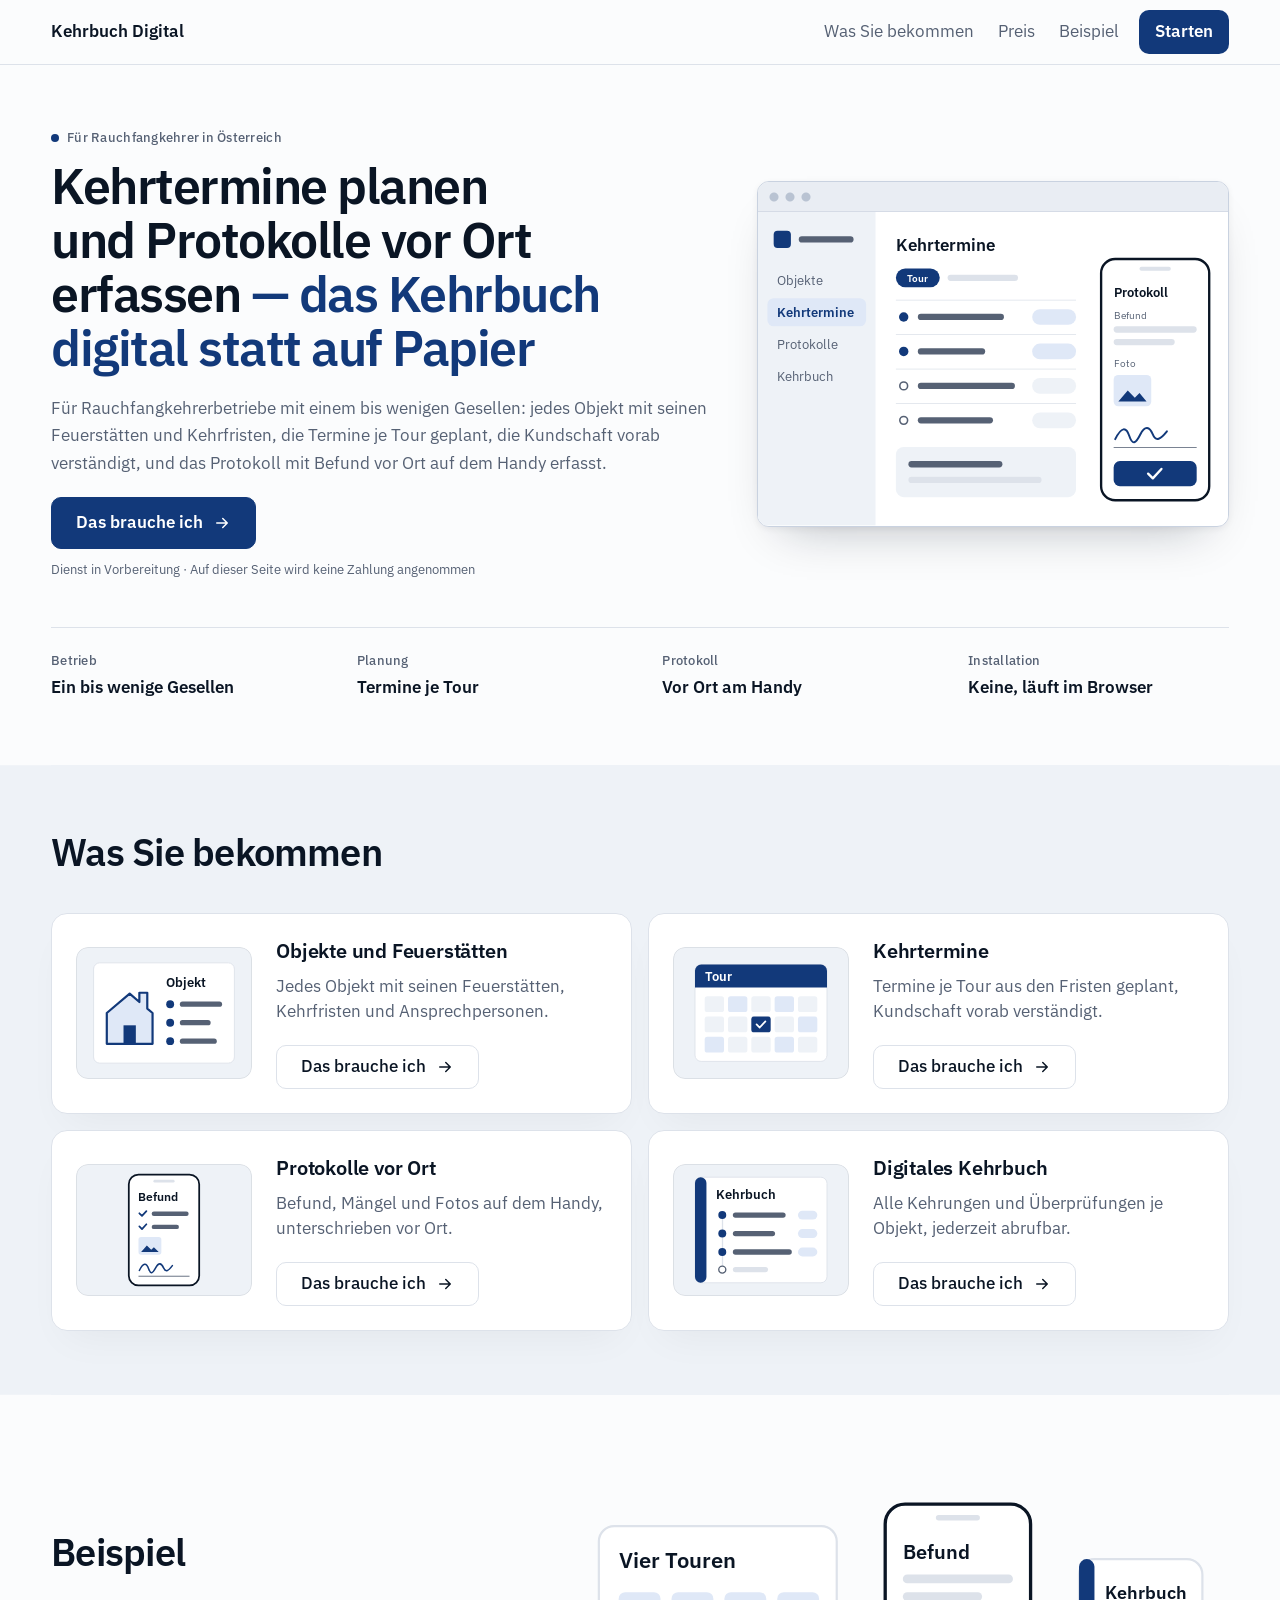
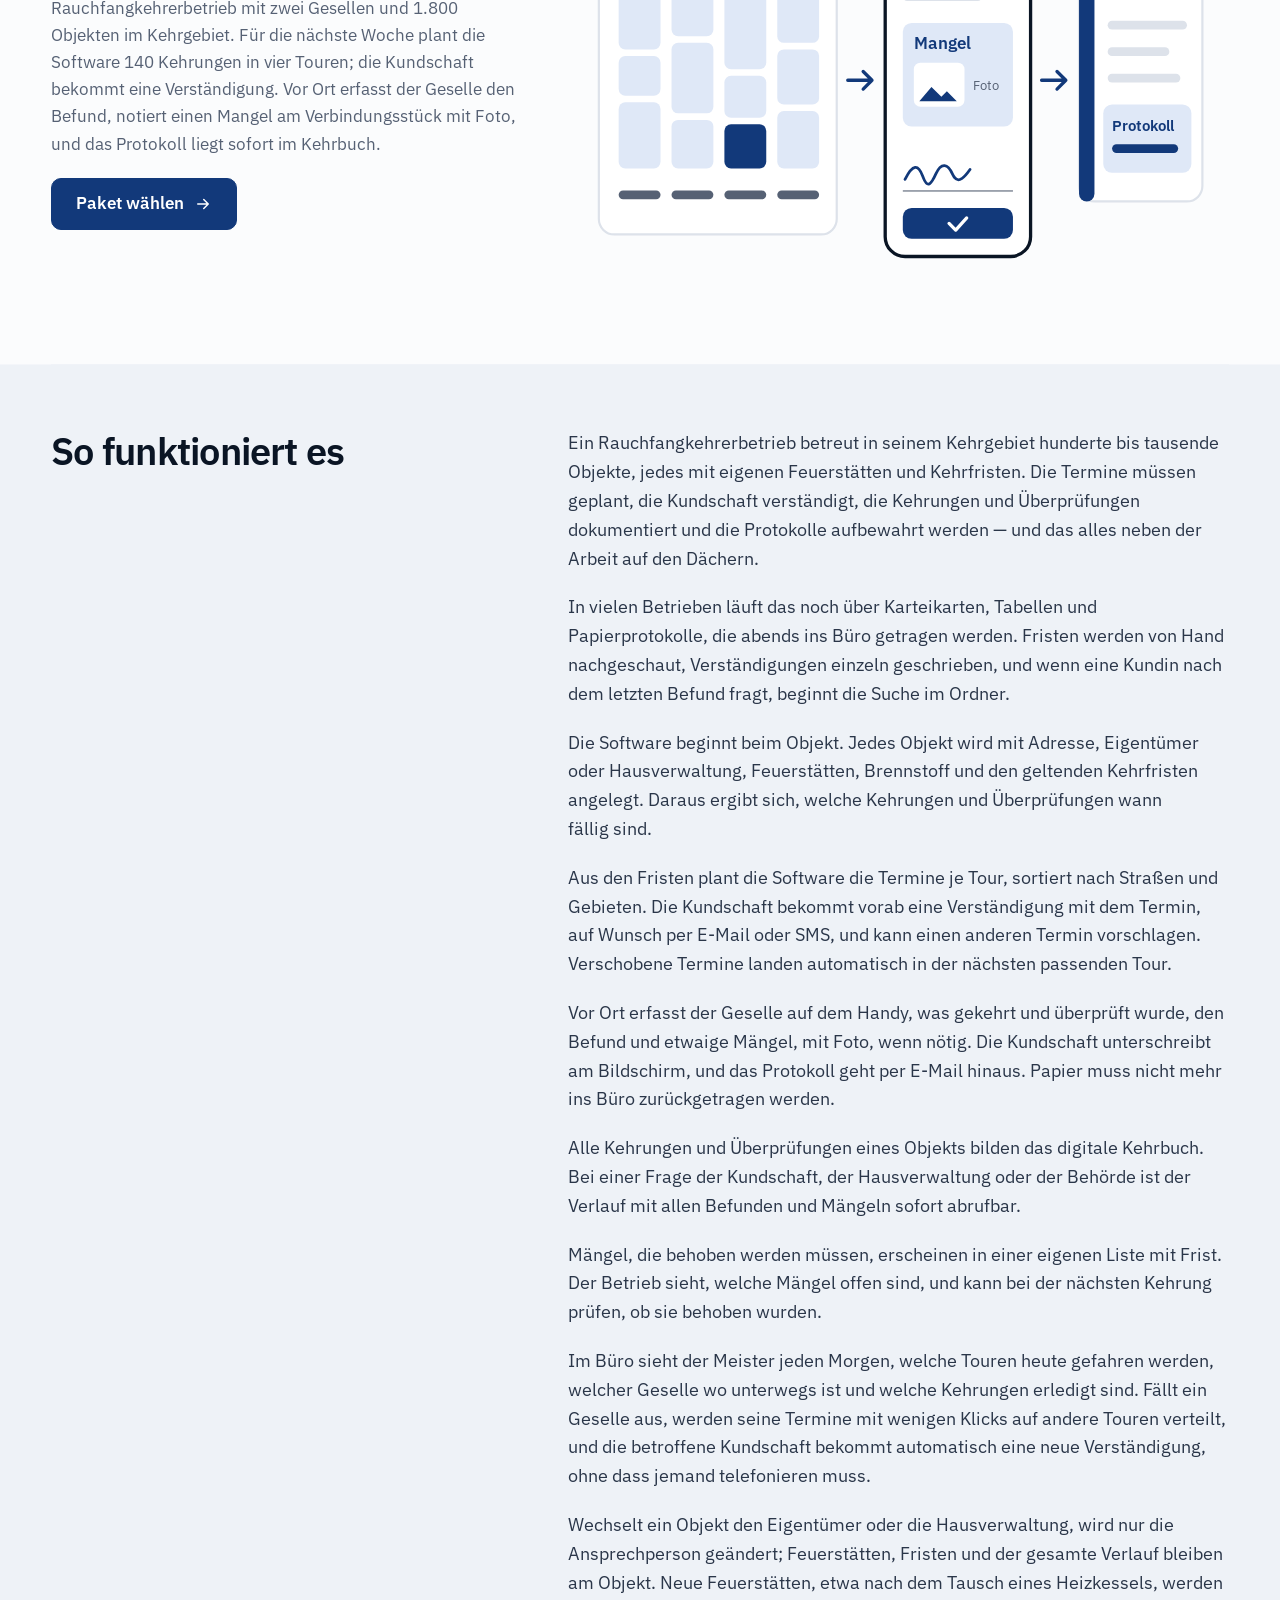
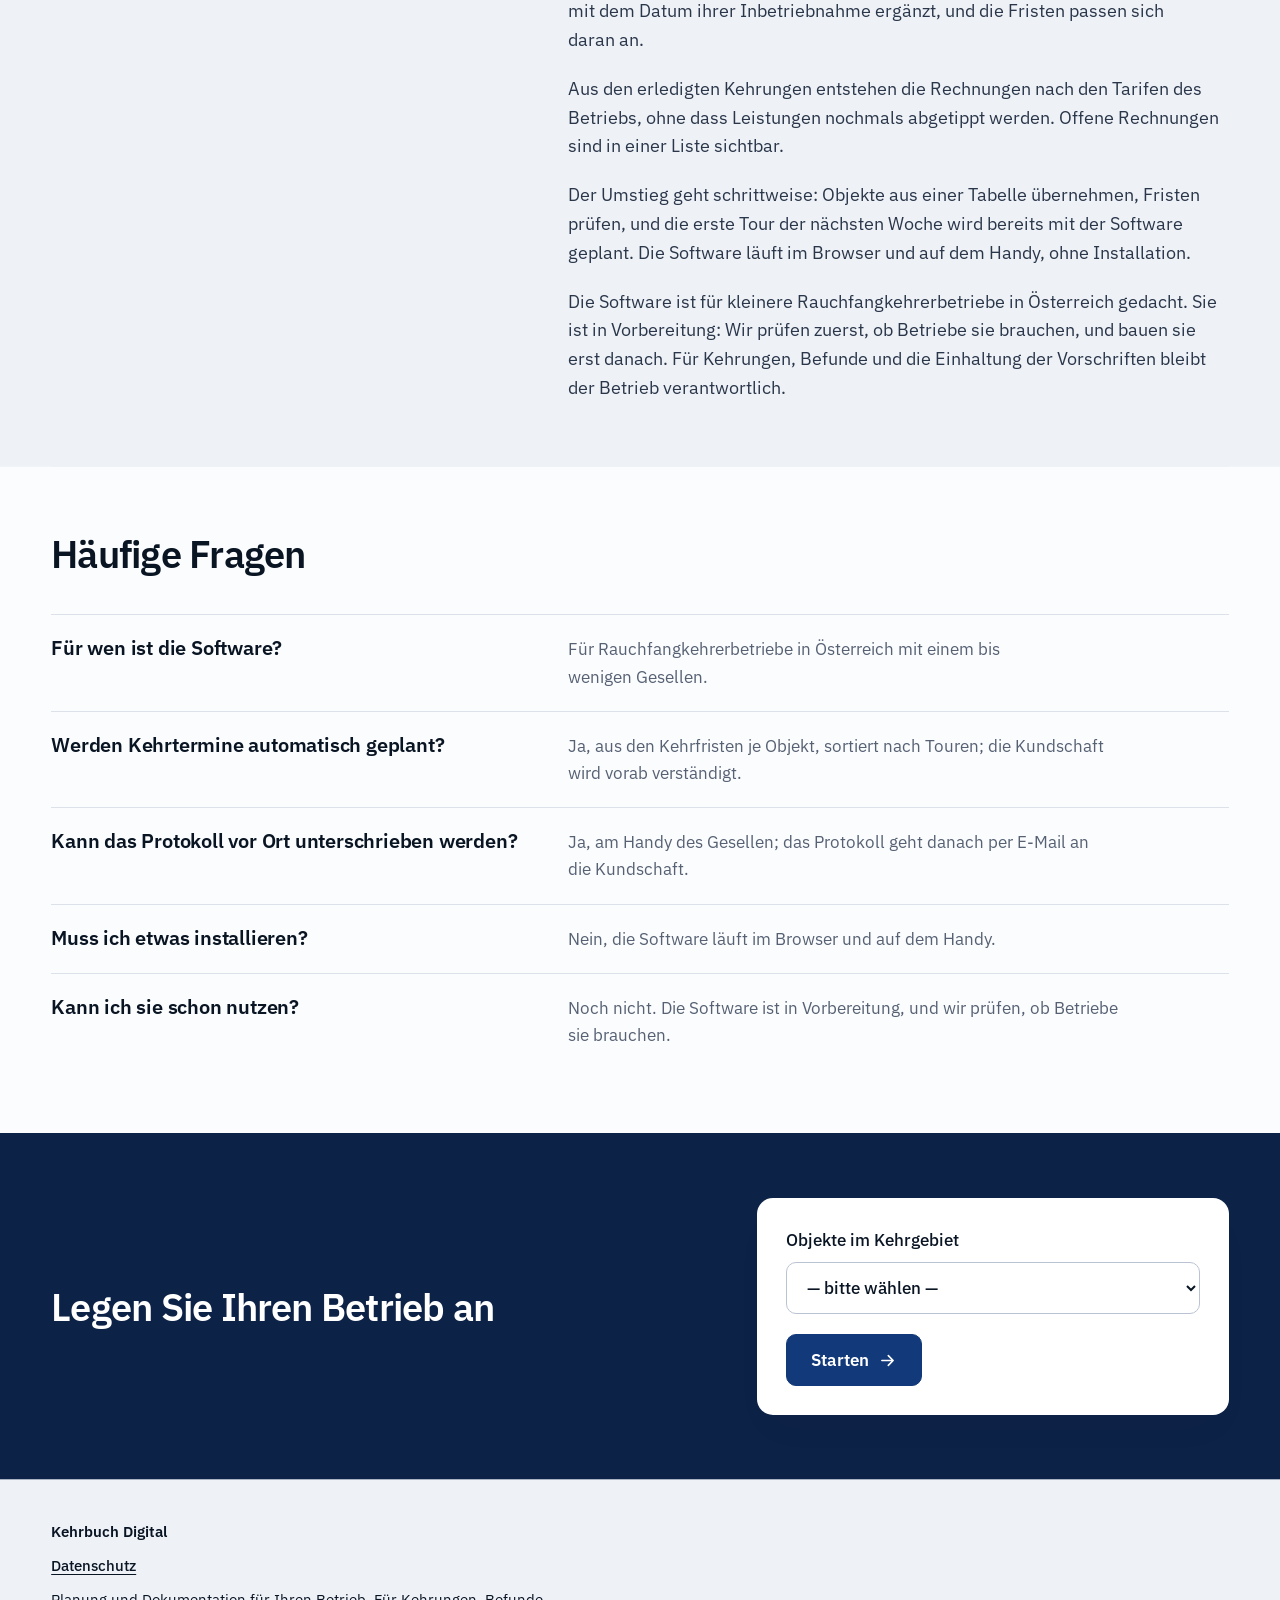
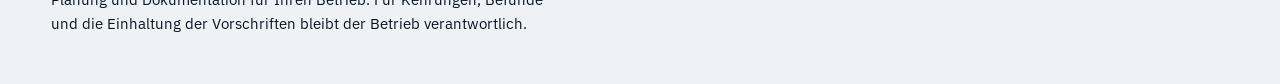
<file: index.html>
<!doctype html>
<html lang="de-AT">
<head>
<meta charset="utf-8">
<!-- Google Tag Manager -->
<script>(function(w,d,s,l,i){w[l]=w[l]||[];w[l].push({'gtm.start':
new Date().getTime(),event:'gtm.js'});var f=d.getElementsByTagName(s)[0],
j=d.createElement(s),dl=l!='dataLayer'?'&l='+l:'';j.async=true;j.src=
'https://www.googletagmanager.com/gtm.js?id='+i+dl;f.parentNode.insertBefore(j,f);
})(window,document,'script','dataLayer','GTM-MS74G3LD');</script>
<!-- End Google Tag Manager -->
<meta name="viewport" content="width=device-width,initial-scale=1">
<link rel="canonical" href="https://kehrbuch.dokufile.com/">
<title>Rauchfangkehrer-Software — Kehrtermine und Protokolle</title>
<meta name="description" content="Für Rauchfangkehrer in Österreich: Kehrtermine je Objekt planen, Kundschaft verständigen, Befunde vor Ort erfassen und das Kehrbuch digital.">
<link rel="icon" href="favicon.svg">
<link rel="stylesheet" href="style.css">
<link rel="preconnect" href="https://fonts.googleapis.com">
<link rel="preconnect" href="https://fonts.gstatic.com" crossorigin>
<link rel="stylesheet" href="https://fonts.googleapis.com/css2?family=IBM+Plex+Sans:wght@400;500;600&display=swap">
<link rel="stylesheet" href="variant.css">
<script src="smoke.js" defer></script>
<!-- faq-jsonld:start -->
<script type="application/ld+json">
{
 "@context": "https://schema.org",
 "@type": "FAQPage",
 "mainEntity": [
  {
   "@type": "Question",
   "name": "Für wen ist die Software?",
   "acceptedAnswer": {
    "@type": "Answer",
    "text": "Für Rauchfangkehrerbetriebe in Österreich mit einem bis wenigen Gesellen."
   }
  },
  {
   "@type": "Question",
   "name": "Werden Kehrtermine automatisch geplant?",
   "acceptedAnswer": {
    "@type": "Answer",
    "text": "Ja, aus den Kehrfristen je Objekt, sortiert nach Touren; die Kundschaft wird vorab verständigt."
   }
  },
  {
   "@type": "Question",
   "name": "Kann das Protokoll vor Ort unterschrieben werden?",
   "acceptedAnswer": {
    "@type": "Answer",
    "text": "Ja, am Handy des Gesellen; das Protokoll geht danach per E-Mail an die Kundschaft."
   }
  },
  {
   "@type": "Question",
   "name": "Muss ich etwas installieren?",
   "acceptedAnswer": {
    "@type": "Answer",
    "text": "Nein, die Software läuft im Browser und auf dem Handy."
   }
  },
  {
   "@type": "Question",
   "name": "Kann ich sie schon nutzen?",
   "acceptedAnswer": {
    "@type": "Answer",
    "text": "Noch nicht. Die Software ist in Vorbereitung, und wir prüfen, ob Betriebe sie brauchen."
   }
  }
 ]
}
</script>
<!-- faq-jsonld:end -->
</head>
<body>
<!-- Google Tag Manager (noscript) -->
<noscript><iframe src="https://www.googletagmanager.com/ns.html?id=GTM-MS74G3LD"
height="0" width="0" style="display:none;visibility:hidden"></iframe></noscript>
<!-- End Google Tag Manager (noscript) -->

<header><div class="shell">
  <a class="home" href="index.html" data-ev="click_logo_home">Kehrbuch Digital</a>
  <nav aria-label="Navigation"><a href="#was" data-ev="click_nav_was">Was Sie bekommen</a><a href="price.html" data-ev="click_nav_preis">Preis</a><a href="#beispiel" data-ev="click_nav_beispiel">Beispiel</a><a href="#start" data-ev="click_nav_start">Starten</a></nav>
</div></header>

<main class="shell">
  <section class="split">
    <div class="stack">
      <p class="meta rise"><span class="dot"></span> Für Rauchfangkehrer in Österreich</p>
      <h1 class="rise" style="--i:1" data-len="long">Kehrtermine planen und Protokolle vor Ort erfassen&nbsp;<span class="soft">— das Kehrbuch digital statt auf Papier</span></h1>
      <p class="rise" style="--i:2">Für Rauchfangkehrerbetriebe mit einem bis wenigen Gesellen: jedes Objekt mit seinen Feuerstätten und Kehrfristen, die Termine je Tour geplant, die Kundschaft vorab verständigt, und das Protokoll mit Befund vor Ort auf dem Handy erfasst.</p>
      <a class="button rise" style="--i:3" href="price.html" data-ev="cta_click">Das brauche ich</a>
      <p class="meta rise" style="--i:4">Dienst in Vorbereitung · Auf dieser Seite wird keine Zahlung angenommen</p>
    </div>

    <figure class="window rise" style="--i:2"><svg class="shot" viewBox="0 0 600 400" xmlns="http://www.w3.org/2000/svg" aria-hidden="true" focusable="false" font-family="inherit">
      <rect width="600" height="400" fill="#ffffff"/>
      <rect width="150" height="400" fill="#eef2f7"/>
      <rect x="20" y="24" width="22" height="22" rx="5" fill="#12397a"/>
      <rect x="52" y="31" width="70" height="8" rx="4" fill="#566174"/>
      <rect x="12" y="110" width="126" height="36" rx="8" fill="#dfe8f7"/>
      <text x="24" y="93" font-size="16" fill="#566174">Objekte</text>
      <text x="24" y="134" font-size="16" font-weight="600" fill="#12397a">Kehrtermine</text>
      <text x="24" y="175" font-size="16" fill="#566174">Protokolle</text>
      <text x="24" y="216" font-size="16" fill="#566174">Kehrbuch</text>
      <text x="176" y="50" font-size="22" font-weight="600" fill="#0a1524">Kehrtermine</text>
      <rect x="176" y="72" width="56" height="24" rx="12" fill="#12397a"/>
      <text x="204" y="89" font-size="13" font-weight="600" fill="#ffffff" text-anchor="middle">Tour</text>
      <rect x="242" y="80" width="90" height="8" rx="4" fill="#dde2ea"/>
      <g fill="#dde2ea">
        <rect x="176" y="112" width="230" height="1"/>
        <rect x="176" y="156" width="230" height="1"/>
        <rect x="176" y="200" width="230" height="1"/>
        <rect x="176" y="244" width="230" height="1"/>
      </g>
      <g fill="#12397a">
        <circle cx="186" cy="134" r="6"/>
        <circle cx="186" cy="178" r="6"/>
      </g>
      <g fill="none" stroke="#566174" stroke-width="2">
        <circle cx="186" cy="222" r="5"/>
        <circle cx="186" cy="266" r="5"/>
      </g>
      <g fill="#566174">
        <rect x="204" y="130" width="110" height="8" rx="4"/>
        <rect x="204" y="174" width="86" height="8" rx="4"/>
        <rect x="204" y="218" width="124" height="8" rx="4"/>
        <rect x="204" y="262" width="96" height="8" rx="4"/>
      </g>
      <g fill="#dfe8f7">
        <rect x="350" y="124" width="56" height="20" rx="10"/>
        <rect x="350" y="168" width="56" height="20" rx="10"/>
      </g>
      <g fill="#eef2f7">
        <rect x="350" y="212" width="56" height="20" rx="10"/>
        <rect x="350" y="256" width="56" height="20" rx="10"/>
      </g>
      <rect x="176" y="300" width="230" height="64" rx="10" fill="#eef2f7"/>
      <rect x="192" y="318" width="120" height="8" rx="4" fill="#566174"/>
      <rect x="192" y="338" width="170" height="8" rx="4" fill="#dde2ea"/>
      <rect x="438" y="60" width="138" height="308" rx="18" fill="#ffffff" stroke="#0a1524" stroke-width="3"/>
      <rect x="487" y="70" width="40" height="5" rx="2.5" fill="#dde2ea"/>
      <text x="454" y="108" font-size="16" font-weight="600" fill="#0a1524">Protokoll</text>
      <text x="454" y="136" font-size="13" fill="#566174">Befund</text>
      <rect x="454" y="146" width="106" height="8" rx="4" fill="#dde2ea"/>
      <rect x="454" y="162" width="78" height="8" rx="4" fill="#dde2ea"/>
      <text x="454" y="198" font-size="13" fill="#566174">Foto</text>
      <rect x="454" y="208" width="48" height="40" rx="6" fill="#dfe8f7"/>
      <path d="M460 242l12-14 9 9 6-6 9 11z" fill="#12397a"/>
      <path d="M456 290c8-16 14-16 18-4s8 10 14-2 12-10 16 0 10 6 18-4" fill="none" stroke="#12397a" stroke-width="2.5" stroke-linecap="round"/>
      <rect x="454" y="300" width="106" height="1" fill="#566174"/>
      <rect x="454" y="318" width="106" height="32" rx="8" fill="#12397a"/>
      <path d="M498 334l6 6 11-12" fill="none" stroke="#ffffff" stroke-width="3" stroke-linecap="round" stroke-linejoin="round"/>
    </svg></figure>
    <dl class="facts">
      <div><dt>Betrieb</dt><dd>Ein bis wenige Gesellen</dd></div>
      <div><dt>Planung</dt><dd>Termine je Tour</dd></div>
      <div><dt>Protokoll</dt><dd>Vor Ort am Handy</dd></div>
      <div><dt>Installation</dt><dd>Keine, läuft im Browser</dd></div>
    </dl>
  </section>

  <section id="was" data-view="features_view">
    <div class="stack"><h2>Was Sie bekommen</h2></div>
    <div class="bento">
      <article class="tile stack wide reveal">
        <div class="art"><svg viewBox="0 0 400 300" xmlns="http://www.w3.org/2000/svg" aria-hidden="true" focusable="false" font-family="inherit">
          <rect width="400" height="300" fill="#eef2f7"/>
          <rect x="40" y="36" width="320" height="228" rx="14" fill="#ffffff" stroke="#dde2ea" stroke-width="2"/>
          <path d="M70 150l52-44 22 19v-21h18v36l12 10v70H70z" fill="#dfe8f7" stroke="#12397a" stroke-width="5" stroke-linejoin="round"/>
          <rect x="108" y="178" width="28" height="42" fill="#12397a"/>
          <text x="204" y="92" font-size="30" font-weight="600" fill="#0a1524">Objekt</text>
          <g fill="#12397a">
            <circle cx="214" cy="130" r="9"/>
            <circle cx="214" cy="172" r="9"/>
            <circle cx="214" cy="214" r="9"/>
          </g>
          <g fill="#566174">
            <rect x="236" y="124" width="96" height="12" rx="6"/>
            <rect x="236" y="166" width="70" height="12" rx="6"/>
            <rect x="236" y="208" width="84" height="12" rx="6"/>
          </g>
        </svg></div>
        <h3>Objekte und Feuerstätten</h3><p>Jedes Objekt mit seinen Feuerstätten, Kehrfristen und Ansprechpersonen.</p>
        <a class="button quiet" href="price.html" data-ev="feature_objekte">Das brauche ich</a>
      </article>
      <article class="tile stack reveal">
        <div class="art"><svg viewBox="0 0 400 300" xmlns="http://www.w3.org/2000/svg" aria-hidden="true" focusable="false" font-family="inherit">
          <rect width="400" height="300" fill="#eef2f7"/>
          <rect x="50" y="40" width="300" height="220" rx="14" fill="#ffffff" stroke="#dde2ea" stroke-width="2"/>
          <path d="M50 54a14 14 0 0 1 14-14h272a14 14 0 0 1 14 14v38H50z" fill="#12397a"/>
          <text x="72" y="78" font-size="30" font-weight="600" fill="#ffffff">Tour</text>
          <g fill="#eef2f7">
            <rect x="72" y="112" width="44" height="36" rx="6"/>
            <rect x="178" y="112" width="44" height="36" rx="6"/>
            <rect x="284" y="112" width="44" height="36" rx="6"/>
            <rect x="72" y="158" width="44" height="36" rx="6"/>
            <rect x="125" y="158" width="44" height="36" rx="6"/>
            <rect x="231" y="158" width="44" height="36" rx="6"/>
            <rect x="125" y="204" width="44" height="36" rx="6"/>
            <rect x="178" y="204" width="44" height="36" rx="6"/>
            <rect x="284" y="204" width="44" height="36" rx="6"/>
          </g>
          <g fill="#dfe8f7">
            <rect x="125" y="112" width="44" height="36" rx="6"/>
            <rect x="231" y="112" width="44" height="36" rx="6"/>
            <rect x="284" y="158" width="44" height="36" rx="6"/>
            <rect x="72" y="204" width="44" height="36" rx="6"/>
            <rect x="231" y="204" width="44" height="36" rx="6"/>
          </g>
          <rect x="178" y="158" width="44" height="36" rx="6" fill="#12397a"/>
          <path d="M190 176l7 7 13-14" fill="none" stroke="#ffffff" stroke-width="4" stroke-linecap="round" stroke-linejoin="round"/>
        </svg></div>
        <h3>Kehrtermine</h3><p>Termine je Tour aus den Fristen geplant, Kundschaft vorab verständigt.</p>
        <a class="button quiet" href="price.html" data-ev="feature_termine">Das brauche ich</a>
      </article>
      <article class="tile stack reveal">
        <div class="art"><svg viewBox="0 0 400 300" xmlns="http://www.w3.org/2000/svg" aria-hidden="true" focusable="false" font-family="inherit">
          <rect width="400" height="300" fill="#eef2f7"/>
          <rect x="120" y="24" width="160" height="252" rx="22" fill="#ffffff" stroke="#0a1524" stroke-width="4"/>
          <rect x="176" y="36" width="48" height="6" rx="3" fill="#dde2ea"/>
          <text x="142" y="84" font-size="28" font-weight="600" fill="#0a1524">Befund</text>
          <g fill="none" stroke="#12397a" stroke-width="4" stroke-linecap="round" stroke-linejoin="round">
            <path d="M144 112l6 6 10-11"/>
            <path d="M144 142l6 6 10-11"/>
          </g>
          <g fill="#566174">
            <rect x="172" y="108" width="84" height="10" rx="5"/>
            <rect x="172" y="138" width="62" height="10" rx="5"/>
          </g>
          <rect x="142" y="166" width="52" height="40" rx="6" fill="#dfe8f7"/>
          <path d="M148 200l13-15 10 10 6-6 11 11z" fill="#12397a"/>
          <path d="M144 242c9-18 16-18 21-4s9 11 16-2 13-11 18 0 11 7 20-5" fill="none" stroke="#12397a" stroke-width="3.5" stroke-linecap="round"/>
          <rect x="142" y="254" width="116" height="2" fill="#566174"/>
        </svg></div>
        <h3>Protokolle vor Ort</h3><p>Befund, Mängel und Fotos auf dem Handy, unterschrieben vor Ort.</p>
        <a class="button quiet" href="price.html" data-ev="feature_protokoll">Das brauche ich</a>
      </article>
      <article class="tile stack wide reveal">
        <div class="art"><svg viewBox="0 0 400 300" xmlns="http://www.w3.org/2000/svg" aria-hidden="true" focusable="false" font-family="inherit">
          <rect width="400" height="300" fill="#eef2f7"/>
          <rect x="50" y="30" width="300" height="240" rx="14" fill="#ffffff" stroke="#dde2ea" stroke-width="2"/>
          <rect x="50" y="30" width="26" height="240" rx="13" fill="#12397a"/>
          <text x="98" y="80" font-size="30" font-weight="600" fill="#0a1524">Kehrbuch</text>
          <rect x="111" y="112" width="3" height="126" fill="#dde2ea"/>
          <g fill="#12397a">
            <circle cx="112" cy="116" r="9"/>
            <circle cx="112" cy="158" r="9"/>
            <circle cx="112" cy="200" r="9"/>
          </g>
          <circle cx="112" cy="240" r="8" fill="#ffffff" stroke="#566174" stroke-width="3"/>
          <g fill="#566174">
            <rect x="136" y="110" width="120" height="12" rx="6"/>
            <rect x="136" y="152" width="96" height="12" rx="6"/>
            <rect x="136" y="194" width="134" height="12" rx="6"/>
          </g>
          <rect x="136" y="234" width="80" height="12" rx="6" fill="#dde2ea"/>
          <g fill="#dfe8f7">
            <rect x="284" y="106" width="44" height="20" rx="10"/>
            <rect x="284" y="148" width="44" height="20" rx="10"/>
            <rect x="284" y="190" width="44" height="20" rx="10"/>
          </g>
        </svg></div>
        <h3>Digitales Kehrbuch</h3><p>Alle Kehrungen und Überprüfungen je Objekt, jederzeit abrufbar.</p>
        <a class="button quiet" href="price.html" data-ev="feature_kehrbuch">Das brauche ich</a>
      </article>
    </div>
  </section>

  <section id="beispiel" class="split flip" data-view="example_view">
    <div class="stack">
      <h2>Beispiel</h2>
      <p>Rauchfangkehrerbetrieb mit zwei Gesellen und 1.800 Objekten im Kehrgebiet. Für die nächste Woche plant die Software 140 Kehrungen in vier Touren; die Kundschaft bekommt eine Verständigung. Vor Ort erfasst der Geselle den Befund, notiert einen Mangel am Verbindungsstück mit Foto, und das Protokoll liegt sofort im Kehrbuch.</p>
      <a class="button" href="price.html" data-ev="click_cta_after_example">Paket wählen</a>
    </div>
    <svg class="shot reveal" viewBox="0 0 600 400" xmlns="http://www.w3.org/2000/svg" aria-hidden="true" focusable="false" font-family="inherit">
      <rect width="600" height="400" fill="#eef2f7"/>
      <rect x="28" y="60" width="216" height="280" rx="14" fill="#ffffff" stroke="#dde2ea" stroke-width="2"/>
      <text x="46" y="98" font-size="20" font-weight="600" fill="#0a1524">Vier Touren</text>
      <g fill="#dfe8f7">
        <rect x="46" y="120" width="38" height="52" rx="6"/>
        <rect x="46" y="178" width="38" height="36" rx="6"/>
        <rect x="46" y="220" width="38" height="60" rx="6"/>
        <rect x="94" y="120" width="38" height="40" rx="6"/>
        <rect x="94" y="166" width="38" height="64" rx="6"/>
        <rect x="94" y="236" width="38" height="44" rx="6"/>
        <rect x="142" y="120" width="38" height="70" rx="6"/>
        <rect x="142" y="196" width="38" height="38" rx="6"/>
        <rect x="190" y="120" width="38" height="46" rx="6"/>
        <rect x="190" y="172" width="38" height="50" rx="6"/>
        <rect x="190" y="228" width="38" height="52" rx="6"/>
      </g>
      <rect x="142" y="240" width="38" height="40" rx="6" fill="#12397a"/>
      <g fill="#566174">
        <rect x="46" y="300" width="38" height="8" rx="4"/>
        <rect x="94" y="300" width="38" height="8" rx="4"/>
        <rect x="142" y="300" width="38" height="8" rx="4"/>
        <rect x="190" y="300" width="38" height="8" rx="4"/>
      </g>
      <path d="M254 200h22m-8-8 8 8-8 8" fill="none" stroke="#12397a" stroke-width="3" stroke-linecap="round" stroke-linejoin="round"/>
      <rect x="288" y="40" width="132" height="320" rx="18" fill="#ffffff" stroke="#0a1524" stroke-width="3"/>
      <rect x="334" y="50" width="40" height="5" rx="2.5" fill="#dde2ea"/>
      <text x="304" y="90" font-size="18" font-weight="600" fill="#0a1524">Befund</text>
      <rect x="304" y="104" width="100" height="8" rx="4" fill="#dde2ea"/>
      <rect x="304" y="120" width="72" height="8" rx="4" fill="#dde2ea"/>
      <rect x="304" y="148" width="100" height="94" rx="8" fill="#dfe8f7"/>
      <text x="314" y="172" font-size="15" font-weight="600" fill="#12397a">Mangel</text>
      <rect x="314" y="184" width="46" height="40" rx="6" fill="#ffffff"/>
      <path d="M319 219l11-13 9 9 5-5 9 9z" fill="#12397a"/>
      <text x="368" y="209" font-size="12" fill="#566174">Foto</text>
      <path d="M306 290c7-14 12-14 16-3s7 9 12-2 11-9 15 0 9 6 16-4" fill="none" stroke="#12397a" stroke-width="2.5" stroke-linecap="round"/>
      <rect x="304" y="300" width="100" height="1" fill="#566174"/>
      <rect x="304" y="316" width="100" height="28" rx="8" fill="#12397a"/>
      <path d="M346 330l6 6 10-11" fill="none" stroke="#ffffff" stroke-width="3" stroke-linecap="round" stroke-linejoin="round"/>
      <path d="M430 200h22m-8-8 8 8-8 8" fill="none" stroke="#12397a" stroke-width="3" stroke-linecap="round" stroke-linejoin="round"/>
      <rect x="464" y="90" width="112" height="220" rx="14" fill="#ffffff" stroke="#dde2ea" stroke-width="2"/>
      <rect x="464" y="90" width="14" height="220" rx="7" fill="#12397a"/>
      <text x="488" y="126" font-size="16" font-weight="600" fill="#0a1524">Kehrbuch</text>
      <g fill="#dde2ea">
        <rect x="490" y="146" width="72" height="8" rx="4"/>
        <rect x="490" y="170" width="56" height="8" rx="4"/>
        <rect x="490" y="194" width="66" height="8" rx="4"/>
      </g>
      <rect x="486" y="222" width="80" height="62" rx="8" fill="#dfe8f7"/>
      <text x="494" y="246" font-size="14" font-weight="600" fill="#12397a">Protokoll</text>
      <rect x="494" y="258" width="60" height="8" rx="4" fill="#12397a"/>
    </svg>
  </section>
<!-- seo-tekst:start -->
  <section id="opis" class="split flip">
    <div class="stack"><h2>So funktioniert es</h2></div>
    <div class="stack">
      <p>Ein Rauchfangkehrerbetrieb betreut in seinem Kehrgebiet hunderte bis tausende Objekte, jedes mit eigenen Feuerstätten und Kehrfristen. Die Termine müssen geplant, die Kundschaft verständigt, die Kehrungen und Überprüfungen dokumentiert und die Protokolle aufbewahrt werden — und das alles neben der Arbeit auf den Dächern.</p>
      <p>In vielen Betrieben läuft das noch über Karteikarten, Tabellen und Papierprotokolle, die abends ins Büro getragen werden. Fristen werden von Hand nachgeschaut, Verständigungen einzeln geschrieben, und wenn eine Kundin nach dem letzten Befund fragt, beginnt die Suche im Ordner.</p>
      <p>Die Software beginnt beim Objekt. Jedes Objekt wird mit Adresse, Eigentümer oder Hausverwaltung, Feuerstätten, Brennstoff und den geltenden Kehrfristen angelegt. Daraus ergibt sich, welche Kehrungen und Überprüfungen wann fällig sind.</p>
      <p>Aus den Fristen plant die Software die Termine je Tour, sortiert nach Straßen und Gebieten. Die Kundschaft bekommt vorab eine Verständigung mit dem Termin, auf Wunsch per E-Mail oder SMS, und kann einen anderen Termin vorschlagen. Verschobene Termine landen automatisch in der nächsten passenden Tour.</p>
      <p>Vor Ort erfasst der Geselle auf dem Handy, was gekehrt und überprüft wurde, den Befund und etwaige Mängel, mit Foto, wenn nötig. Die Kundschaft unterschreibt am Bildschirm, und das Protokoll geht per E-Mail hinaus. Papier muss nicht mehr ins Büro zurückgetragen werden.</p>
      <p>Alle Kehrungen und Überprüfungen eines Objekts bilden das digitale Kehrbuch. Bei einer Frage der Kundschaft, der Hausverwaltung oder der Behörde ist der Verlauf mit allen Befunden und Mängeln sofort abrufbar.</p>
      <p>Mängel, die behoben werden müssen, erscheinen in einer eigenen Liste mit Frist. Der Betrieb sieht, welche Mängel offen sind, und kann bei der nächsten Kehrung prüfen, ob sie behoben wurden.</p>
      <p>Im Büro sieht der Meister jeden Morgen, welche Touren heute gefahren werden, welcher Geselle wo unterwegs ist und welche Kehrungen erledigt sind. Fällt ein Geselle aus, werden seine Termine mit wenigen Klicks auf andere Touren verteilt, und die betroffene Kundschaft bekommt automatisch eine neue Verständigung, ohne dass jemand telefonieren muss.</p>
      <p>Wechselt ein Objekt den Eigentümer oder die Hausverwaltung, wird nur die Ansprechperson geändert; Feuerstätten, Fristen und der gesamte Verlauf bleiben am Objekt. Neue Feuerstätten, etwa nach dem Tausch eines Heizkessels, werden mit dem Datum ihrer Inbetriebnahme ergänzt, und die Fristen passen sich daran an.</p>
      <p>Aus den erledigten Kehrungen entstehen die Rechnungen nach den Tarifen des Betriebs, ohne dass Leistungen nochmals abgetippt werden. Offene Rechnungen sind in einer Liste sichtbar.</p>
      <p>Der Umstieg geht schrittweise: Objekte aus einer Tabelle übernehmen, Fristen prüfen, und die erste Tour der nächsten Woche wird bereits mit der Software geplant. Die Software läuft im Browser und auf dem Handy, ohne Installation.</p>
      <p>Die Software ist für kleinere Rauchfangkehrerbetriebe in Österreich gedacht. Sie ist in Vorbereitung: Wir prüfen zuerst, ob Betriebe sie brauchen, und bauen sie erst danach. Für Kehrungen, Befunde und die Einhaltung der Vorschriften bleibt der Betrieb verantwortlich.</p>
    </div>
  </section>
  <section id="faq">
    <div class="stack"><h2>Häufige Fragen</h2></div>
    <div class="rows">
      <div class="split flip"><h3>Für wen ist die Software?</h3><p>Für Rauchfangkehrerbetriebe in Österreich mit einem bis wenigen Gesellen.</p></div>
      <div class="split flip"><h3>Werden Kehrtermine automatisch geplant?</h3><p>Ja, aus den Kehrfristen je Objekt, sortiert nach Touren; die Kundschaft wird vorab verständigt.</p></div>
      <div class="split flip"><h3>Kann das Protokoll vor Ort unterschrieben werden?</h3><p>Ja, am Handy des Gesellen; das Protokoll geht danach per E-Mail an die Kundschaft.</p></div>
      <div class="split flip"><h3>Muss ich etwas installieren?</h3><p>Nein, die Software läuft im Browser und auf dem Handy.</p></div>
      <div class="split flip"><h3>Kann ich sie schon nutzen?</h3><p>Noch nicht. Die Software ist in Vorbereitung, und wir prüfen, ob Betriebe sie brauchen.</p></div>
    </div>
  </section>
<!-- seo-tekst:end -->
  <section id="start" class="split" data-view="start_view">
    <div class="stack">
      <h2>Legen Sie Ihren Betrieb an</h2>
    </div>
    <div class="tile stack">
      <label>Objekte im Kehrgebiet<select data-ev-focus="form_start"><option value="">— bitte wählen —</option><option>Bis 500</option><option>500–1.500</option><option>1.500–4.000</option><option>Mehr als 4.000</option></select></label>
      <a class="button" href="price.html" data-ev="form_submit_click">Starten</a>
    </div>
  </section>
</main>

<footer><div class="shell">
  <p><b>Kehrbuch Digital</b></p>
  <p><a href="privacy.html" data-ev="click_legal_privacy">Datenschutz</a></p>
  <p>Planung und Dokumentation für Ihren Betrieb. Für Kehrungen, Befunde und die Einhaltung der Vorschriften bleibt der Betrieb verantwortlich.</p>
</div></footer>

</body>
</html>
</file>
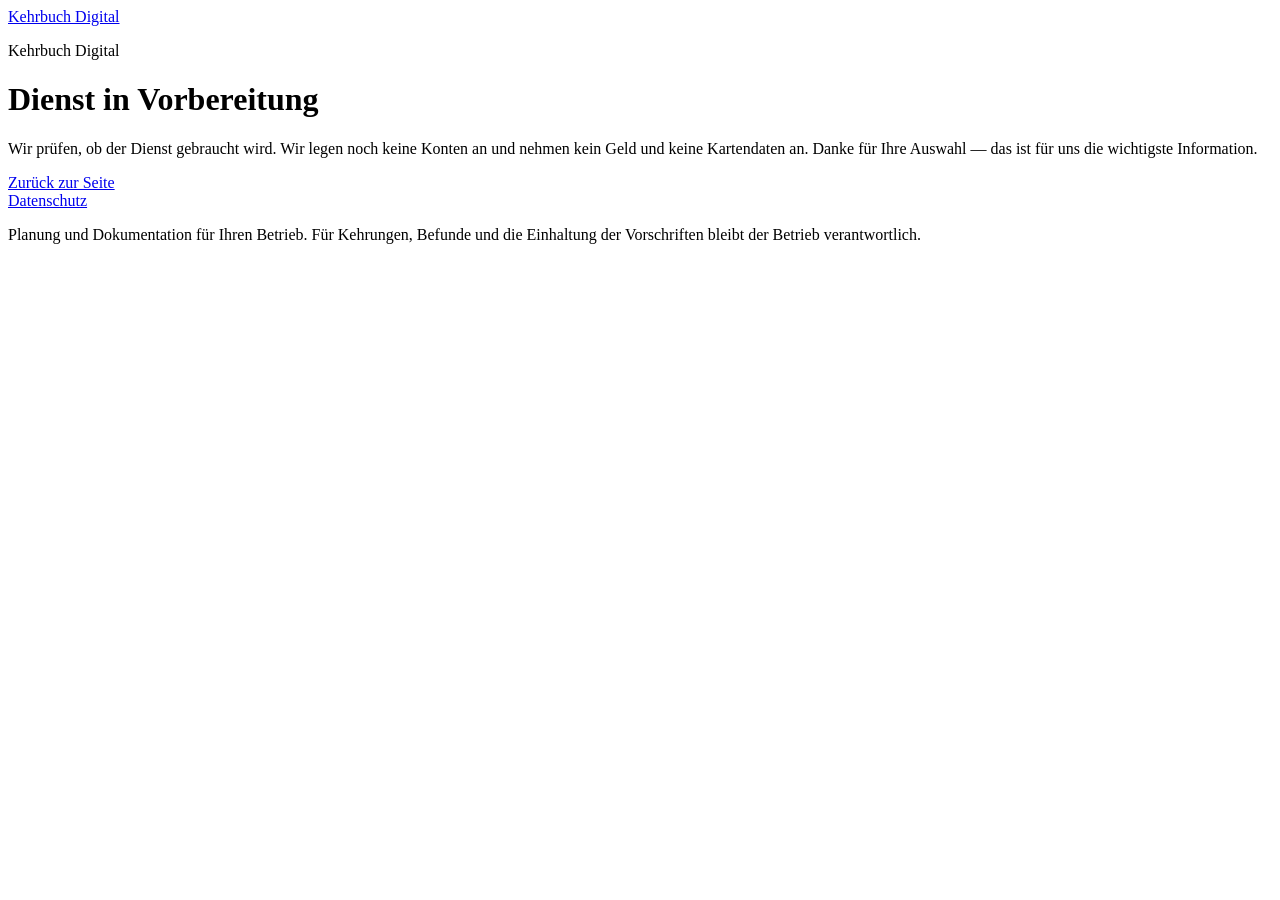
<file: pay.html>
<!doctype html>
<html lang="de-AT">
<head>
<meta charset="utf-8">
<!-- Google Tag Manager -->
<script>(function(w,d,s,l,i){w[l]=w[l]||[];w[l].push({'gtm.start':
new Date().getTime(),event:'gtm.js'});var f=d.getElementsByTagName(s)[0],
j=d.createElement(s),dl=l!='dataLayer'?'&l='+l:'';j.async=true;j.src=
'https://www.googletagmanager.com/gtm.js?id='+i+dl;f.parentNode.insertBefore(j,f);
})(window,document,'script','dataLayer','GTM-MS74G3LD');</script>
<!-- End Google Tag Manager -->
<meta name="viewport" content="width=device-width,initial-scale=1">
<link rel="canonical" href="https://kehrbuch.dokufile.com/pay.html">
<title>Kehrbuch Digital — Zahlung noch nicht möglich</title>
<meta name="robots" content="noindex,nofollow">
<link rel="icon" href="favicon.svg">
<link rel="stylesheet" href="style.css">
<script src="smoke.js" defer></script>
</head>
<body data-page="pay">
<!-- Google Tag Manager (noscript) -->
<noscript><iframe src="https://www.googletagmanager.com/ns.html?id=GTM-MS74G3LD"
height="0" width="0" style="display:none;visibility:hidden"></iframe></noscript>
<!-- End Google Tag Manager (noscript) -->
<header class="site"><div class="wrap bar">
  <a class="brand" href="index.html" data-ev="click_logo_home"><span class="mark"></span>Kehrbuch Digital</a>
</div></header>
<main class="page"><div class="wrap narrow center">
  <p class="eyebrow">Kehrbuch Digital</p>
  <h1>Dienst in Vorbereitung</h1>
  <p class="lead">Wir prüfen, ob der Dienst gebraucht wird. Wir legen noch keine Konten an und nehmen kein Geld und keine Kartendaten an. Danke für Ihre Auswahl — das ist für uns die wichtigste Information.</p>
  <p class="note" data-show="plan" hidden>Ihre Paketwahl wurde anonym gezählt, ohne Ihre Daten.</p>
  <p class="note" data-show="feature" hidden>Ihre Funktionswahl wurde anonym gezählt, ohne Ihre Daten.</p>
  <p class="note" data-show="intent" hidden>Ihre Anfrage wurde anonym gezählt, ohne Ihre Daten und Dokumente.</p>
  <div class="actions"><a class="btn primary" href="index.html" data-ev="click_back">Zurück zur Seite</a></div>
  <p class="note" data-show="sent" hidden>Danke — wir schreiben einmal, sobald der Dienst startet.</p>
  <div id="email-box" class="card" style="margin:44px auto 0;max-width:560px;text-align:left"><h2>Benachrichtigung zum Start</h2><p>Wenn Sie möchten, hinterlassen Sie Ihre E-Mail-Adresse — wir schicken eine Nachricht, sobald der Dienst startet. Das Feld ist freiwillig.</p><div data-form-slot></div><p class="note" style="margin:6px 0 0"><a href="privacy.html" data-ev="click_legal_privacy">Datenschutz</a></p></div>
</div></main>
<footer class="site-foot"><div class="wrap">
  <p style="margin:0"><a href="privacy.html" data-ev="click_legal_privacy">Datenschutz</a></p>
  <p class="muted">Planung und Dokumentation für Ihren Betrieb. Für Kehrungen, Befunde und die Einhaltung der Vorschriften bleibt der Betrieb verantwortlich.</p>
</div></footer>
</body>
</html>
</file>
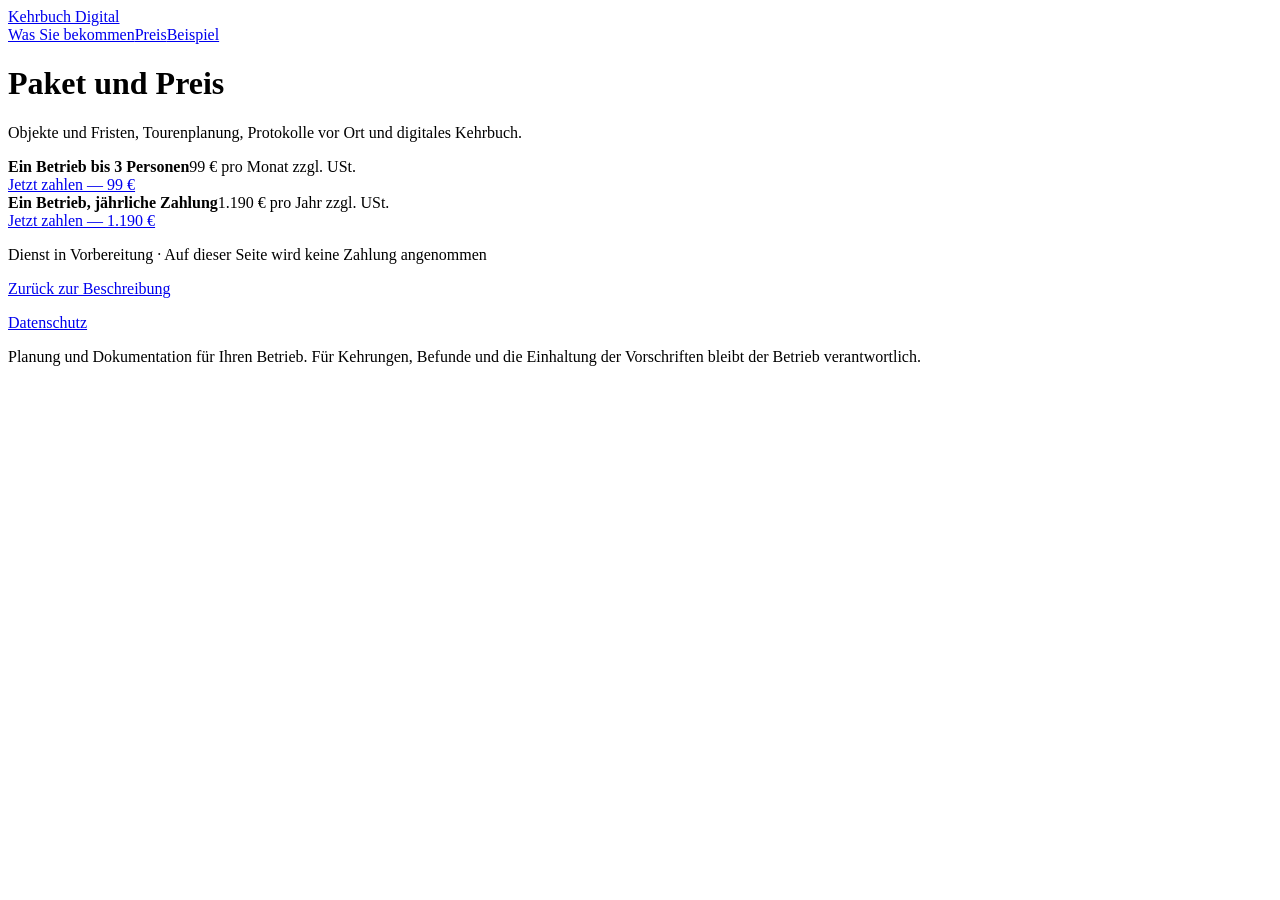
<file: price.html>
<!doctype html>
<html lang="de-AT">
<head>
<meta charset="utf-8">
<!-- Google Tag Manager -->
<script>(function(w,d,s,l,i){w[l]=w[l]||[];w[l].push({'gtm.start':
new Date().getTime(),event:'gtm.js'});var f=d.getElementsByTagName(s)[0],
j=d.createElement(s),dl=l!='dataLayer'?'&l='+l:'';j.async=true;j.src=
'https://www.googletagmanager.com/gtm.js?id='+i+dl;f.parentNode.insertBefore(j,f);
})(window,document,'script','dataLayer','GTM-MS74G3LD');</script>
<!-- End Google Tag Manager -->
<meta name="viewport" content="width=device-width,initial-scale=1">
<link rel="canonical" href="https://kehrbuch.dokufile.com/price.html">
<title>Preis — Rauchfangkehrer-Software</title>
<meta name="description" content="Preis der Software für Kehrtermine, digitale Protokolle und das Kehrbuch je Objekt.">
<link rel="icon" href="favicon.svg">
<link rel="stylesheet" href="style.css">
<script src="smoke.js" defer></script>
<script>
  /* Preisseite geöffnet — price_view über smoke.js (window.smokeTrack). */
  document.addEventListener("DOMContentLoaded", function () { if (window.smokeTrack) window.smokeTrack("price_view"); });
</script>
</head>
<body data-page="price">
<!-- Google Tag Manager (noscript) -->
<noscript><iframe src="https://www.googletagmanager.com/ns.html?id=GTM-MS74G3LD"
height="0" width="0" style="display:none;visibility:hidden"></iframe></noscript>
<!-- End Google Tag Manager (noscript) -->

<header><div class="wrap">
  <div class="logo"><a href="index.html" data-ev="click_logo_home">Kehrbuch Digital</a></div>
  <nav class="top"><a href="index.html#was" data-ev="click_nav_was">Was Sie bekommen</a><a href="price.html" data-ev="click_nav_preis">Preis</a><a href="index.html#beispiel" data-ev="click_nav_beispiel">Beispiel</a></nav>
</div></header>

<div class="wrap">
  <div class="hero">
    <h1>Paket und Preis</h1>
    <p class="sub">Objekte und Fristen, Tourenplanung, Protokolle vor Ort und digitales Kehrbuch.</p>
  </div>

  <section id="preis">
    <div class="grid">
      <div class="card"><b>Ein Betrieb bis 3 Personen</b><span>99 € pro Monat zzgl. USt.</span><br><a class="btn" href="pay.html?plan=betrieb" data-ev="payment_click click_pay_betrieb">Jetzt zahlen — 99 €</a></div>
      <div class="card"><b>Ein Betrieb, jährliche Zahlung</b><span>1.190 € pro Jahr zzgl. USt.</span><br><a class="btn" href="pay.html?plan=jahr" data-ev="payment_click click_pay_jahr">Jetzt zahlen — 1.190 €</a></div>
    </div>
    <p class="cta-note">Dienst in Vorbereitung · Auf dieser Seite wird keine Zahlung angenommen</p>
    <div class="actions"><a class="btn" href="index.html" data-ev="click_back">Zurück zur Beschreibung</a></div>
  </section>
</div>

<footer><div class="wrap">
  <p><a href="privacy.html" data-ev="click_legal_privacy">Datenschutz</a></p>
  <p class="muted">Planung und Dokumentation für Ihren Betrieb. Für Kehrungen, Befunde und die Einhaltung der Vorschriften bleibt der Betrieb verantwortlich.</p>
</div></footer>

</body>
</html>
</file>
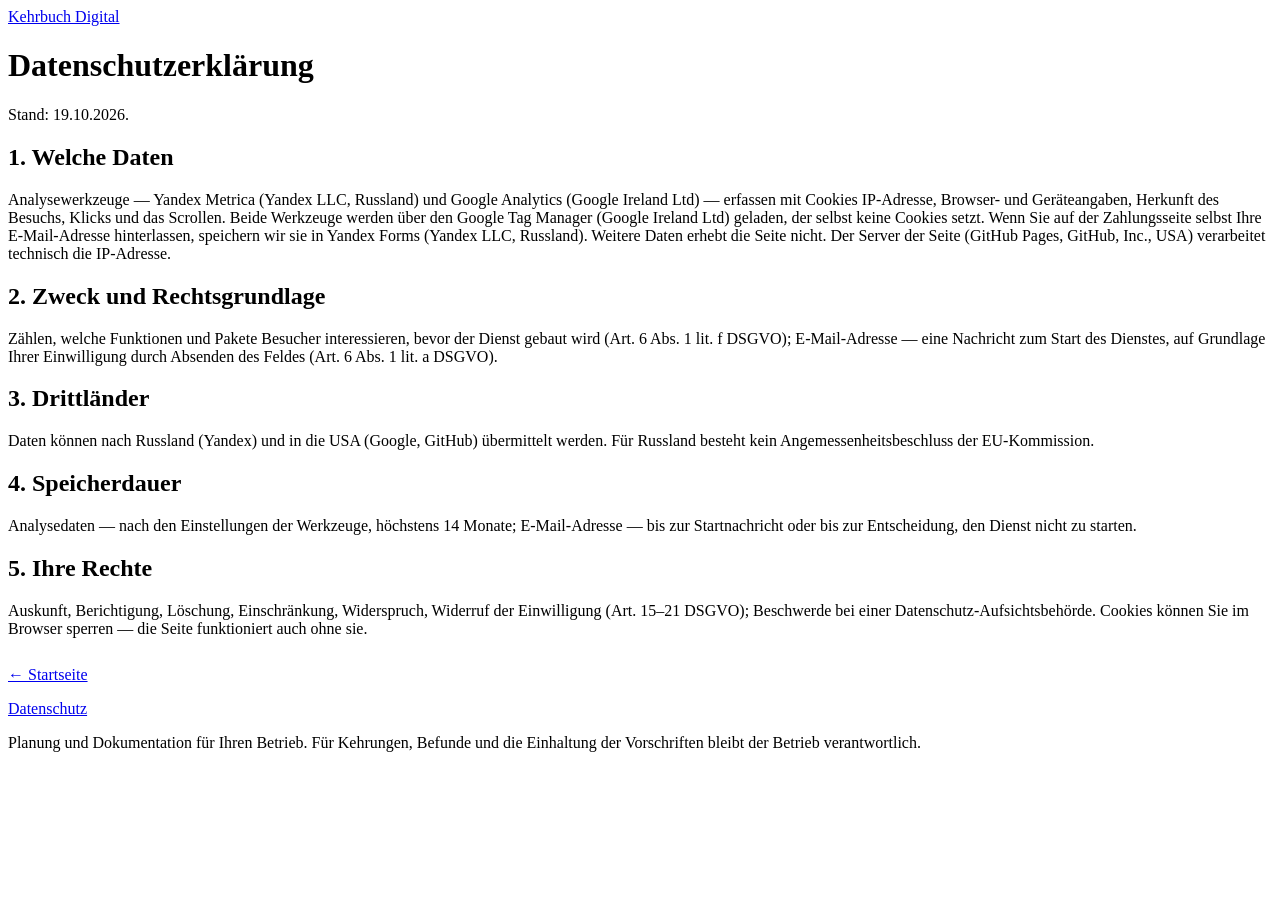
<file: privacy.html>
<!doctype html>
<html lang="de-AT">
<head>
<meta charset="utf-8">
<!-- Google Tag Manager -->
<script>(function(w,d,s,l,i){w[l]=w[l]||[];w[l].push({'gtm.start':
new Date().getTime(),event:'gtm.js'});var f=d.getElementsByTagName(s)[0],
j=d.createElement(s),dl=l!='dataLayer'?'&l='+l:'';j.async=true;j.src=
'https://www.googletagmanager.com/gtm.js?id='+i+dl;f.parentNode.insertBefore(j,f);
})(window,document,'script','dataLayer','GTM-MS74G3LD');</script>
<!-- End Google Tag Manager -->
<meta name="viewport" content="width=device-width,initial-scale=1">
<link rel="canonical" href="https://kehrbuch.dokufile.com/privacy.html">
<title>Kehrbuch Digital — Datenschutzerklärung</title>
<meta name="description" content="Kehrbuch Digital: welche Daten die Seite erhebt, wozu, wohin sie gehen, wie lange sie bleiben und Ihre Rechte.">
<link rel="icon" href="favicon.svg">
<link rel="stylesheet" href="style.css">
<script src="smoke.js" defer></script>
</head>
<body>
<!-- Google Tag Manager (noscript) -->
<noscript><iframe src="https://www.googletagmanager.com/ns.html?id=GTM-MS74G3LD"
height="0" width="0" style="display:none;visibility:hidden"></iframe></noscript>
<!-- End Google Tag Manager (noscript) -->
<header class="site"><div class="wrap bar">
  <a class="brand" href="index.html" data-ev="click_logo_home"><span class="mark"></span>Kehrbuch Digital</a>
</div></header>
<main class="page"><div class="wrap narrow doc">
  <h1>Datenschutzerklärung</h1>
  <p class="lead">Stand: 19.10.2026.</p>
  <h2>1. Welche Daten</h2>
  <p>Analysewerkzeuge — Yandex Metrica (Yandex LLC, Russland) und Google Analytics (Google Ireland Ltd) — erfassen mit Cookies IP-Adresse, Browser- und Geräteangaben, Herkunft des Besuchs, Klicks und das Scrollen. Beide Werkzeuge werden über den Google Tag Manager (Google Ireland Ltd) geladen, der selbst keine Cookies setzt. Wenn Sie auf der Zahlungsseite selbst Ihre E-Mail-Adresse hinterlassen, speichern wir sie in Yandex Forms (Yandex LLC, Russland). Weitere Daten erhebt die Seite nicht. Der Server der Seite (GitHub Pages, GitHub, Inc., USA) verarbeitet technisch die IP-Adresse.</p>
  <h2>2. Zweck und Rechtsgrundlage</h2>
  <p>Zählen, welche Funktionen und Pakete Besucher interessieren, bevor der Dienst gebaut wird (Art. 6 Abs. 1 lit. f DSGVO); E-Mail-Adresse — eine Nachricht zum Start des Dienstes, auf Grundlage Ihrer Einwilligung durch Absenden des Feldes (Art. 6 Abs. 1 lit. a DSGVO).</p>
  <h2>3. Drittländer</h2>
  <p>Daten können nach Russland (Yandex) und in die USA (Google, GitHub) übermittelt werden. Für Russland besteht kein Angemessenheitsbeschluss der EU-Kommission.</p>
  <h2>4. Speicherdauer</h2>
  <p>Analysedaten — nach den Einstellungen der Werkzeuge, höchstens 14 Monate; E-Mail-Adresse — bis zur Startnachricht oder bis zur Entscheidung, den Dienst nicht zu starten.</p>
  <h2>5. Ihre Rechte</h2>
  <p>Auskunft, Berichtigung, Löschung, Einschränkung, Widerspruch, Widerruf der Einwilligung (Art. 15–21 DSGVO); Beschwerde bei einer Datenschutz-Aufsichtsbehörde. Cookies können Sie im Browser sperren — die Seite funktioniert auch ohne sie.</p>
  <p style="margin-top:28px"><a href="index.html" data-ev="click_legal_back">&larr; Startseite</a></p>
</div></main>
<footer class="site-foot"><div class="wrap">
  <p style="margin:0"><a href="privacy.html" data-ev="click_legal_privacy">Datenschutz</a></p>
  <p class="muted">Planung und Dokumentation für Ihren Betrieb. Für Kehrungen, Befunde und die Einhaltung der Vorschriften bleibt der Betrieb verantwortlich.</p>
</div></footer>
</body>
</html>
</file>
<file: style.css>
/* Общая база смоков (СМ-23): стиль — один на все смоки, правит «Смоки» в super-romeo/smoki-base. */
@import url("https://super-romeo.github.io/smoki-base/v1/style.css");
</file>
<file: variant.css>
/* Final sample v12 — one layer (СМ-45): tokens in :root, then general rules.
   Owner's ten choices: layout 17 · IBM Plex Sans · navy palette · background 06 (grey bands, dark form band) ·
   shape 02 (medium radius) · cards 05 (2×2, picture on the side) · hero 07 (picture in a window frame) ·
   density 02 (compact) · header 07 (button in header, light-grey footer) · motion 04 (load cascade only).
   Four commands on top: polish (whole) · emil-design-eng (interaction layer, no image placeholder colour) ·
   mobile-native (safe areas, footer press) · typeset (measure, leading and tracking per role, fallback face). */

/* fallback with Plex metrics: the swap from Segoe UI / Arial does not reflow lines */
@font-face { font-family: "Plex Fallback"; src: local("Segoe UI"), local("Arial"); size-adjust: 101.7%; ascent-override: 100.8%; descent-override: 27%; line-gap-override: 0%; }

:root {
  /* colour — one blue accent; white text on it passes AA */
  --canvas: #fbfcfd;
  --surface: #ffffff;
  --ink: #0a1524;
  --steel: #566174;
  --line: #dde2ea;
  --line-strong: #b9c3d2;
  --accent: #12397a;
  --accent-hover: #0d2247;              /* the dark band colour, no new hue */
  --accent-wash: #dfe8f7;
  --focus: #2f6fd6;
  --band-grey: #eef2f7;
  --band-dark: #0d2247;
  --shadow: 0 20px 40px -15px rgba(0, 0, 0, .05);
  /* type — one family; the larger the type, the tighter tracking and leading */
  --font-sans: "IBM Plex Sans", "Plex Fallback", "Segoe UI", system-ui, sans-serif;
  --text-display: clamp(2.25rem, 5vw, 3.75rem);
  --text-h2: clamp(1.75rem, 3vw, 2.5rem);
  --text-h3: 1.25rem;
  --text-body: 1.0625rem;
  --text-meta: .8125rem;
  --tracking-display: -.03em;
  --tracking: -.02em;
  --tracking-h3: -.01em;
  --leading-display: 1.08;
  --leading-tight: 1.15;
  --leading-h3: 1.3;
  --leading-body: 1.6;                  /* 1.55 on phones */
  --leading-snug: 1.5;                  /* short measure in cards */
  --measure: 56ch;                      /* about 70 characters of Plex per line */
  --measure-lead: 41.5rem;               /* hero lead keeps two lines at 1280; rem, because ch on an animated element can resolve against the fallback face */
  /* space, shape */
  --max: 1400px;
  --gutter: clamp(1rem, 4vw, 4rem);
  --section: 4rem;                      /* 3rem on phones */
  --gap: clamp(1.5rem, 3.5vw, 3.5rem);
  --head-gap: clamp(1.75rem, 3vw, 2.5rem);
  --pad-card: 1.75rem;                  /* 1.5rem on phones */
  --radius-card: 1rem;
  --radius-inner: .75rem;
  --radius-control: .625rem;            /* fields, buttons, header links */
  --header-h: 65px;                     /* sticky header with its border; 57px on phones */
  /* motion — UI feedback under 300ms */
  --ease-out: cubic-bezier(.23, 1, .32, 1);
  --dur: .15s;                          /* hover, colour */
  --dur-press: .16s;
  --dur-rise: .5s;                      /* first-screen cascade item */
  --stagger: 60ms;
  --press: .97;
  --arrow: url("data:image/svg+xml,%3Csvg xmlns='http://www.w3.org/2000/svg' viewBox='0 0 24 24' fill='none' stroke='%23000' stroke-width='2' stroke-linecap='round' stroke-linejoin='round'%3E%3Cpath d='M5 12h14M13 6l6 6-6 6'/%3E%3C/svg%3E");
}
@media (max-width: 767px) {
  :root { --section: 3rem; --gap: max(2rem, 5vw); --pad-card: 1.5rem; --leading-body: 1.55; --header-h: 57px; }
}

/* base */
*, *::before, *::after { box-sizing: border-box; }
html { scroll-behavior: smooth; scroll-padding-top: var(--header-h); -webkit-text-size-adjust: 100%; text-size-adjust: 100%; }
body { margin: 0; background: var(--canvas); color: var(--ink); font: 400 var(--text-body)/var(--leading-body) var(--font-sans); -webkit-font-smoothing: antialiased; -moz-osx-font-smoothing: grayscale; text-rendering: optimizeLegibility; font-synthesis: none; }
h1, h2, h3 { margin: 0; color: var(--ink); font-weight: 600; letter-spacing: var(--tracking); line-height: var(--leading-tight); text-wrap: balance; }
h1 { font-size: var(--text-display); letter-spacing: var(--tracking-display); line-height: var(--leading-display); }
/* long headlines (German, Polish, Russian…): the page sets data-len on h1 — long: over 70 characters, xlong: over 100 */
h1[data-len="long"] { --text-display: clamp(2.125rem, 4vw, 3.125rem); }
h1[data-len="xlong"] { --text-display: clamp(2rem, 3.6vw, 2.875rem); }
h3, dd { hyphens: auto; hyphenate-limit-chars: 12 4 4; }   /* long words in narrow cards and facts; the headline is not hyphenated */
h2 { font-size: var(--text-h2); }
h3 { font-size: var(--text-h3); letter-spacing: var(--tracking-h3); line-height: var(--leading-h3); }
p { margin: 0; color: var(--steel); max-width: var(--measure); }
h1 + p { max-width: var(--measure-lead); }
p, dd { text-wrap: pretty; }
h1, h2, h3, p, dd { overflow-wrap: break-word; }
b { font-weight: 600; color: var(--ink); }
a { color: inherit; text-decoration-thickness: from-font; text-underline-offset: .2em; }
img { max-width: 100%; -webkit-user-drag: none; }
::selection { background: var(--accent-wash); color: var(--ink); }
:focus-visible, select:focus { outline: 2px solid var(--focus); outline-offset: 3px; }
select:focus:not(:focus-visible) { outline: 0; }

/* layout */
.shell { max-width: var(--max); margin: 0 auto; padding: 0 max(var(--gutter), env(safe-area-inset-right, 0px)) 0 max(var(--gutter), env(safe-area-inset-left, 0px)); }
section { padding: var(--section) 0; border-top: 1px solid transparent; }   /* 1px seam between blocks */
main > section:first-child { border-top: 0; }
main > section:not(.split) > * + * { margin-top: var(--head-gap); }
.split { display: grid; grid-template-columns: var(--cols, minmax(0, 7fr) minmax(0, 5fr)); gap: 1.5rem var(--gap); }
.flip { --cols: minmax(0, 5fr) minmax(0, 7fr); }
.split:has(> .stack + p) { --cols: minmax(0, 1fr); row-gap: .625rem; }   /* a bare sub-line sits under its heading */
section.split > .stack:first-child { align-self: center; }                 /* the shorter side centres against the taller */
.stack { display: grid; gap: 1.25rem; align-content: start; justify-items: start; }
.stack > .meta + :is(h1, h2) { margin-top: -.5rem; }                       /* eyebrow belongs to its heading */
.stack > h3 + p { margin-top: -.625rem; }                                  /* card title belongs to its text */
.bento { display: grid; grid-template-columns: repeat(2, minmax(0, 1fr)); gap: 1rem; }

/* block backgrounds: grey bands, one dark form band (full-bleed) */
main > section:has(> .bento), #opis { --band: var(--band-grey); }   /* cards block by structure: every page has its own id */
#start { --band: var(--band-dark); --ink: #ffffff; --steel: #c3cee2; --accent-wash: rgba(255, 255, 255, .12); --focus: #9dbcf5; color: var(--ink); }
main > section:has(> .bento), #opis, #start { background: var(--band); box-shadow: 0 0 0 100vmax var(--band); clip-path: inset(0 -100vmax); }
#start .tile { --ink: #0a1524; --steel: #566174; --accent-wash: #dfe8f7; --focus: #2f6fd6; color: var(--ink); border-color: transparent; }
#start .tile select { border-color: var(--line-strong); }

/* long text: heading on the left, one column of text on the right, darker and larger than card text */
#opis > .stack:first-child { align-self: start; }
#opis > .stack + .stack > p { color: #2a3649; font-size: 1.125rem; max-width: 62ch; }

/* header, footer */
header { position: sticky; top: 0; z-index: 10; background: rgba(251, 252, 253, .86); -webkit-backdrop-filter: blur(12px); backdrop-filter: blur(12px); border-bottom: 1px solid var(--line); }
header .shell { display: flex; flex-wrap: wrap; align-items: center; justify-content: space-between; min-height: 64px; }
header nav { display: flex; flex-wrap: wrap; }
header a { display: inline-flex; align-items: center; min-height: 44px; padding: 0 .75rem; border-radius: var(--radius-control); color: var(--steel); text-decoration: none; transition: background-color var(--dur) ease, color var(--dur) ease, transform var(--dur-press) var(--ease-out); }
header a:active { color: var(--ink); }
header .home { margin-left: -.75rem; color: var(--ink); font-weight: 600; }
header nav a:last-child { margin-left: .5rem; padding: 0 1rem; background: var(--accent); color: #fff; font-weight: 600; }
header nav a:last-child:active { color: #fff; }
footer { padding: 2.5rem 0 calc(3rem + env(safe-area-inset-bottom, 0px)); background: var(--band-grey); color: var(--ink); border-top: 1px solid var(--line); font-size: .9375rem; }
footer a, footer p { color: var(--ink); }
footer a { display: inline-flex; align-items: center; min-height: 44px; font-weight: 500; transition: color var(--dur) ease, opacity var(--dur) ease; }

/* components */
.meta { display: inline-flex; align-items: center; gap: .5rem; font: 500 var(--text-meta)/1.4 var(--font-sans); letter-spacing: .02em; color: var(--steel); }
.button + .meta { margin-top: -.5rem; font-weight: 400; letter-spacing: 0; }   /* note under a button reads as body text */
.soft { color: var(--steel); }
h1 .soft { color: var(--accent); }   /* the benefit half of the headline: accent, not grey */
.dot { width: 8px; height: 8px; flex: none; border-radius: 50%; background: var(--accent); }
.button { display: inline-flex; align-items: center; justify-content: center; gap: .6rem; min-height: 52px; padding: 0 1.5rem; border: 1px solid var(--accent); border-radius: var(--radius-control); background: var(--accent); color: #ffffff; font-weight: 600; text-decoration: none; transition: transform var(--dur-press) var(--ease-out), background-color var(--dur) ease, border-color var(--dur) ease; }
.button::after { content: ""; width: 1.1em; height: 1.1em; background: currentColor; -webkit-mask: var(--arrow) center / contain no-repeat; mask: var(--arrow) center / contain no-repeat; transition: transform var(--dur-press) var(--ease-out); }
.button.quiet { min-height: 44px; border-color: var(--line); background: var(--surface); color: var(--ink); font-weight: 500; }
.button:active, header nav a:last-child:active { transform: scale(var(--press)); }
header a, .button, footer a, select, label { -webkit-tap-highlight-color: transparent; touch-action: manipulation; }
header a, .button { -webkit-user-select: none; user-select: none; }
.tile { padding: var(--pad-card); background: var(--surface); border: 1px solid var(--line); border-radius: var(--radius-card); box-shadow: var(--shadow); }
.tile p { line-height: var(--leading-snug); }
.art { width: 100%; aspect-ratio: 4 / 3; overflow: hidden; border-radius: var(--radius-inner); background: var(--canvas); }
.art img, .art svg { display: block; width: 100%; height: 100%; object-fit: cover; border-radius: inherit; }   /* picture: image file or inline drawing */
.art img, .art svg { outline: 1px solid rgba(10, 21, 36, .08); outline-offset: -1px; }   /* hairline so pale pictures do not melt into the card */
.shot { display: block; align-self: center; width: 100%; height: auto; aspect-ratio: 3 / 2; object-fit: cover; border-radius: var(--radius-card); }   /* no frame of its own: the drawing already has cards inside */
.window { margin: 0; align-self: center; overflow: hidden; background: var(--surface); border: 1px solid #c9d2e0; border-radius: var(--radius-inner); box-shadow: 0 24px 48px -26px rgba(10, 21, 36, .30), 0 2px 6px rgba(10, 21, 36, .06); }
.window::before { content: ""; display: block; height: 30px; border-bottom: 1px solid #d5dbe6;
  background: radial-gradient(circle at 16px 15px, var(--line-strong) 4px, transparent 5px), radial-gradient(circle at 32px 15px, var(--line-strong) 4px, transparent 5px),
    radial-gradient(circle at 48px 15px, var(--line-strong) 4px, transparent 5px), #e9edf3; }
.window .shot { border-radius: 0; }
svg.shot:not(.window *) > rect:first-child { fill: none; }   /* example drawing: no grey panel behind its cards — one frame level less */
.facts { grid-column: 1 / -1; display: grid; grid-template-columns: repeat(4, minmax(0, 1fr)); gap: 1rem var(--gap); margin: 1.5rem 0 0; padding-top: 1.5rem; border-top: 1px solid var(--line); }
.facts dt { font: 500 var(--text-meta)/1.4 var(--font-sans); letter-spacing: .02em; color: var(--steel); }
.facts dd { margin: .25rem 0 0; font-weight: 600; }
.rows > * { align-items: baseline; padding: 1.25rem 0; border-top: 1px solid var(--line); }   /* question and answer share a baseline */
label { display: grid; gap: .5rem; width: 100%; font-weight: 500; }
select { width: 100%; min-width: 0; min-height: 52px; padding: 0 1rem; font: inherit; color: var(--ink); background: var(--surface); border: 1px solid var(--line); border-radius: var(--radius-control); accent-color: var(--accent); }
select, label { cursor: pointer; }

/* cards from 768px: picture on the side; on tablets it yields width to the text */
@media (min-width: 768px) {
  .tile:has(> .art) { grid-template-columns: minmax(0, 11rem) minmax(0, 1fr); column-gap: 1.5rem; align-items: center; padding: 1.5rem; }
  .tile > .art { grid-row: 1 / span 3; }
  .tile:has(> .art) > :not(.art) { grid-column: 2; }
}
@media (min-width: 768px) and (max-width: 1023px) {
  .facts { grid-template-columns: repeat(2, minmax(0, 1fr)); }
  .tile:has(> .art) { grid-template-columns: minmax(0, 6rem) minmax(0, 1fr); column-gap: 1rem; }
}

/* phones: one column; header = name + button in one row, section links hidden */
@media (max-width: 767px) {
  .split, .bento { grid-template-columns: minmax(0, 1fr); }
  .facts { grid-template-columns: repeat(2, minmax(0, 1fr)); }
  .button { width: 100%; }
  header .shell { flex-wrap: nowrap; min-height: 56px; }
  header nav a:not(:last-child) { display: none; }
  header nav a:last-child { min-height: 40px; margin: 0; }
}

/* hover only where there is a real pointer: a tap must not leave a stuck hover */
@media (hover: hover) and (pointer: fine) {
  header a:hover { color: var(--ink); background: var(--accent-wash); }
  header .home:hover { background: transparent; }
  header nav a:last-child:hover { color: #fff; background: var(--accent-hover); }
  .button:not(.quiet):hover { background: var(--accent-hover); border-color: var(--accent-hover); }
  .button.quiet:hover { border-color: var(--accent); background: var(--accent-wash); }
  footer a:hover { color: var(--accent); }
}
@media not all and (hover: hover) and (pointer: fine) {
  footer a:active { opacity: .6; }
}

/* motion: first-screen cascade on load only; reduced motion keeps opacity, drops travel */
@media (prefers-reduced-motion: no-preference) {
  @keyframes rise-in { from { opacity: 0; transform: translateY(8px); } }
  .rise { animation: rise-in var(--dur-rise) var(--ease-out) calc(var(--i, 0) * var(--stagger)) backwards; }
}
@media (hover: hover) and (pointer: fine) and (prefers-reduced-motion: no-preference) {
  .button:hover::after { transform: translateX(2px); }
}
@media (prefers-reduced-motion: reduce) {
  @keyframes fade-in { from { opacity: 0; } }
  html { scroll-behavior: auto; }
  .rise { animation: fade-in .2s ease backwards; }
  .button:active, header nav a:last-child:active { transform: none; }
}
</file>
